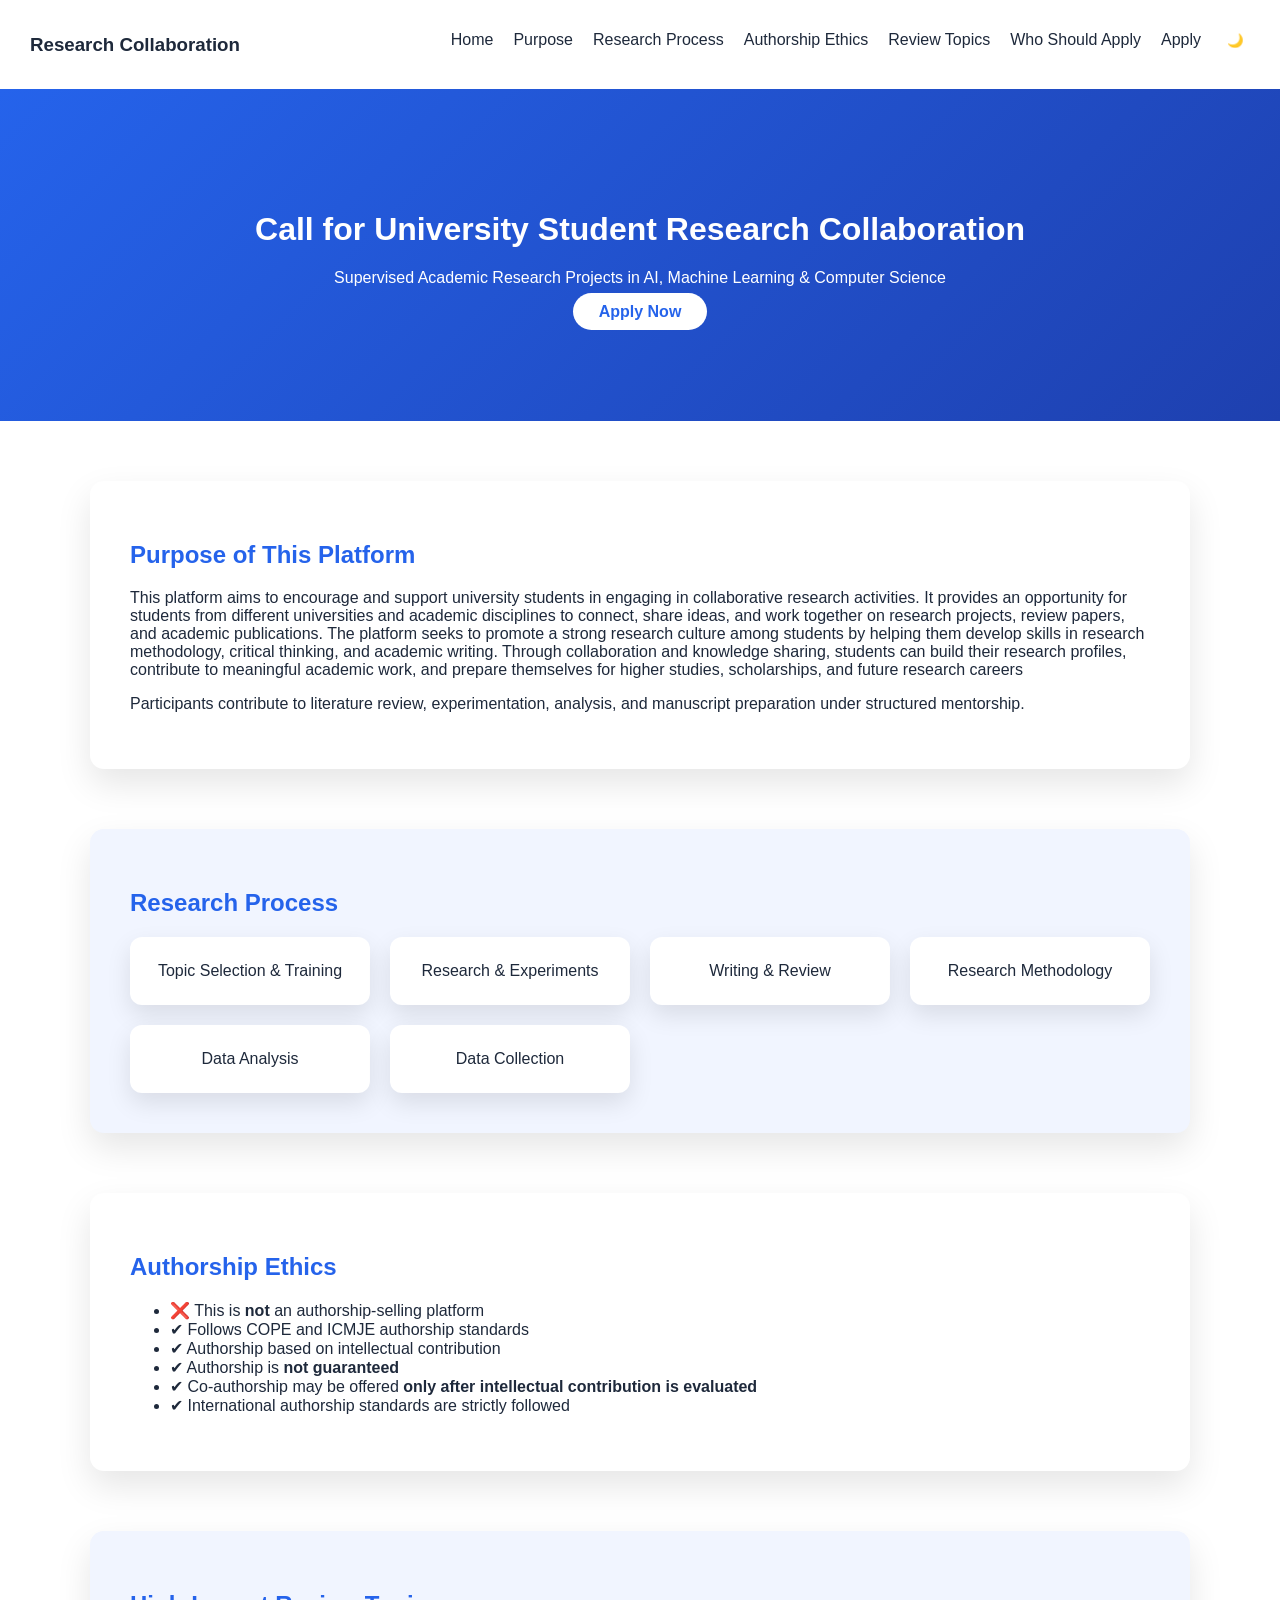
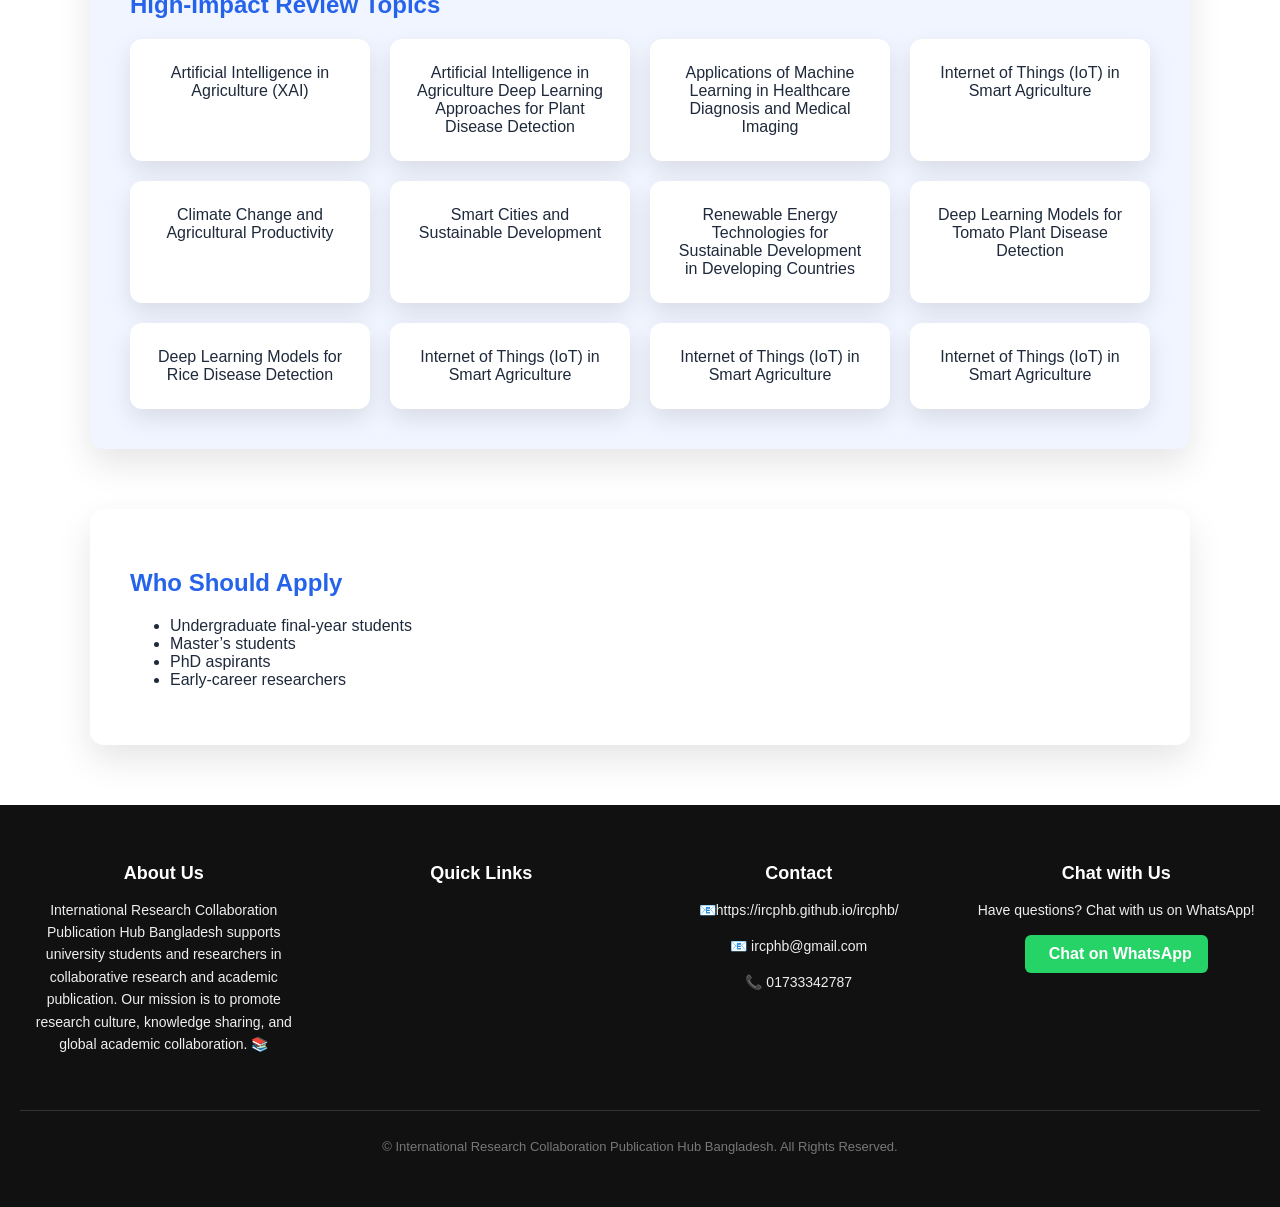
<file: index.html>
<!DOCTYPE html>
<html lang="en">
<head>
<meta charset="UTF-8">
<title>Call for Student Research Collaboration</title>
<meta name="viewport" content="width=device-width, initial-scale=1.0">
<link rel="stylesheet" href="style.css">
</head>

<body>

<nav> 
  <h3>Research Collaboration</h3>
  <ul>
    <li><a href="#index.html">Home</a></li>
    <li><a href="#Purpose">Purpose</a></li>
    <li><a href="#Process">Research Process</a></li>
    <li><a href="#ethics">Authorship Ethics</a></li>
    <li><a href="#Review">Review Topics</a></li>
    <li><a href="#Who">Who Should Apply</a></li>
    <li><a href="apply.html" Target = "_blank">Apply</a></li>
    <li><button id="darkToggle">🌙</button></li>
  </ul>
</nav>

<header class="hero fade-in">
  <h1>Call for University Student Research Collaboration</h1>
  <p>
    Supervised Academic Research Projects in AI, Machine Learning & Computer Science
  </p>
  <a href="apply.html" Target = "_blank" class="btn">Apply Now</a>
</header>

<section id="Purpose" class="section reveal">
  <h2>Purpose of This Platform</h2>
  <p>
    This platform aims to encourage and support university students in engaging in collaborative research activities. It provides an opportunity for students from different universities and academic disciplines to connect, share ideas, and work together on research projects, review papers, and academic publications. The platform seeks to promote a strong research culture among students by helping them develop skills in research methodology, critical thinking, and academic writing. Through collaboration and knowledge sharing, students can build their research profiles, contribute to meaningful academic work, and prepare themselves for higher studies, scholarships, and future research careers
    
  </p>
  <p>
    Participants contribute to literature review, experimentation, analysis, and manuscript preparation
    under structured mentorship.
  </p>
</section>

<!-- Process -->
<section id ="Process" class="section alt reveal">
  <h2>Research Process</h2>
  <div class="grid">
    <div class="card">Topic Selection & Training</div>
    <div class="card">Research & Experiments</div>
    <div class="card">Writing & Review</div>
    <div class="card">Research Methodology</div>
    <div class="card">Data Analysis</div>
    <div class="card">Data Collection</div>
  </div>
</section>


<section id ="ethics" class="section  reveal">
  <h2>Authorship Ethics</h2>
  <ul>
    <li>❌ This is <strong>not</strong> an authorship-selling platform</li>
    <li>✔ Follows COPE and ICMJE authorship standards</li>
   <li>✔ Authorship based on intellectual contribution</li>
    <li>✔ Authorship is <strong>not guaranteed</strong></li>
    <li>✔ Co-authorship may be offered <strong>only after intellectual contribution is evaluated</strong></li>
    <li>✔ International authorship standards are strictly followed</li>
  </ul>
</section>


<!-- TOPICS -->
<section id ="Review" class="section alt reveal">
  <h2>High-Impact Review Topics</h2>
  <div class="grid">
    <div class="card">Artificial Intelligence in Agriculture (XAI)</div>
    <div class="card">Artificial Intelligence in Agriculture Deep Learning Approaches for Plant Disease Detection</div>
    <div class="card">Applications of Machine Learning in Healthcare Diagnosis and Medical Imaging</div>
    <div class="card">Internet of Things (IoT) in Smart Agriculture</div>
<div class="card">Climate Change and Agricultural Productivity</div>
<div class="card">Smart Cities and Sustainable Development</div>
<div class="card">Renewable Energy Technologies for Sustainable Development in Developing Countries</div>
<div class="card">Deep Learning Models for Tomato Plant Disease Detection</div>
<div class="card">Deep Learning Models for Rice Disease Detection</div>
<div class="card">Internet of Things (IoT) in Smart Agriculture</div>
<div class="card">Internet of Things (IoT) in Smart Agriculture</div>
<div class="card">Internet of Things (IoT) in Smart Agriculture</div>

     
  </div>
</section>






<section id ="Who" class="section reveal">
  <h2>Who Should Apply</h2>
  <ul>
    <li>Undergraduate final-year students</li>
    <li>Master’s students</li>
    <li>PhD aspirants</li>
    <li>Early-career researchers</li>
  </ul>
</section>




<footer class="site-footer">

  <div class="footer-top">

    <!-- 1. About Section -->
    <div class="footer-column">
      <h3>About Us</h3>
      <p>International Research Collaboration Publication Hub Bangladesh supports university students and researchers in 
collaborative research and academic publication. Our mission is to promote
 research culture, knowledge sharing, and global academic collaboration. 📚</p>
      <div class="social-links">
        <a href="#"><i class="fab fa-facebook-f"></i></a>
        <a href="#"><i class="fab fa-instagram"></i></a>
        <a href="#"><i class="fab fa-youtube"></i></a>
        <a href="#"><i class="fab fa-twitter"></i></a>
      </div>
    </div>

    <!-- 2. Quick Links -->
    <div class="footer-column">
      <h3>Quick Links</h3>
      <ul>
        <li><a href="#home"></a></li>
        <li><a href="#kids"></a></li>
        <li><a href="#courses"></a></li>
        <li><a href="#contact"></a></li>
      </ul>
    </div>

    <!-- 3. Contact Info -->
    <div class="footer-column">
      <h3>Contact</h3>
       <p>📧https://ircphb.github.io/ircphb/</p>
      <p>📧 ircphb@gmail.com</p>
      <p>📞 01733342787</p>
    </div>

    <!-- WhatsApp Chat Column -->
<div class="footer-column">
  <h3>Chat with Us</h3>
  <p>Have questions? Chat with us on WhatsApp!</p>
  <a href="https://wa.me/8801733342787" target="_blank" class="whatsapp-btn"> 
    <i class="fab fa-whatsapp"></i> Chat on WhatsApp
  </a>
</div>

  </div>

  <div class="footer-bottom">
    <p>&copy; International Research Collaboration Publication Hub Bangladesh. All Rights Reserved.</p>
  </div>

</footer>
<!-- Footer End -->









<!--<footer>
© 2026 International Research Collaboration Publication Hub Bangladesh
</footer>-->

<script src="script.js"></script>
</body>
</html>
</file>
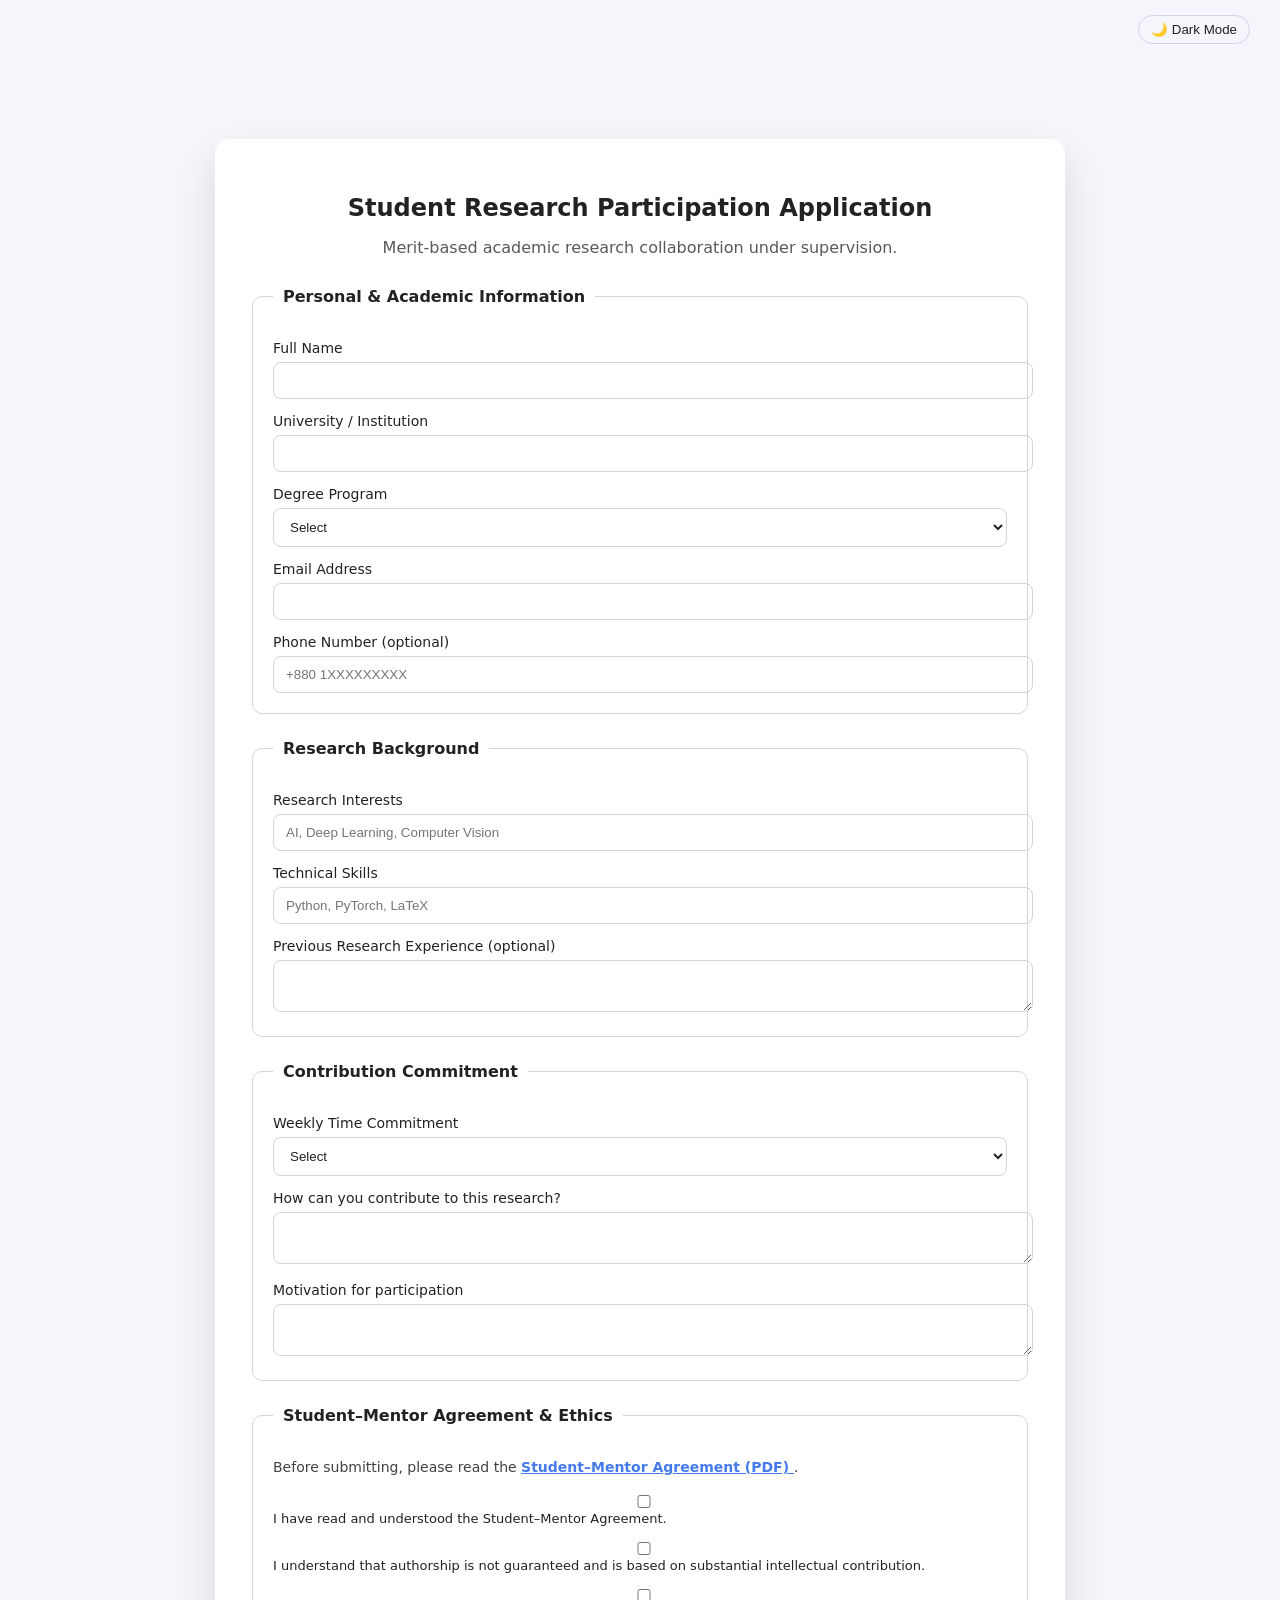
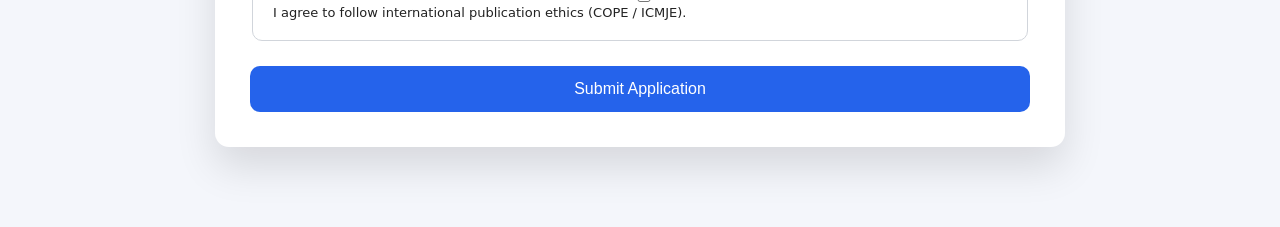
<file: apply.html>
<!DOCTYPE html>
<html lang="en">
<head>
  <meta charset="UTF-8">
  <title>Research Collaboration Application</title>
  <meta name="viewport" content="width=device-width, initial-scale=1.0">

  <link rel="stylesheet" href="apply.css">
</head>

<body>

  <div class="theme-toggle">
    <button id="darkToggle">🌙 Dark Mode</button>
  </div>

  <main class="form-container fade-in">

    <form
      action="https://formsubmit.co/smsu.azad@gmail.com"
      method="POST"
      class="application-form"
      id="researchForm"
    >

      <!-- ===============================
           FormSubmit Configuration
      ================================ -->
      <input type="hidden" name="_subject"
        value="Research Application | %Full Name% | %University%">

      <input type="hidden" name="_template" value="table">
      <input type="hidden" name="_captcha" value="false">

      <input type="hidden" name="_next"
        value="https://m-sharif-azad.github.io/mentorship/thankyou.html">

      <!-- ===============================
           Header
      ================================ -->
      <h2>Student Research Participation Application</h2>
      <p class="subtitle">
        Merit-based academic research collaboration under supervision.
      </p>

      <!-- ===============================
           Personal & Academic Info
      ================================ -->
      <fieldset>
        <legend>Personal & Academic Information</legend>

        <label>Full Name</label>
        <input type="text" name="Full Name" required>

        <label>University / Institution</label>
        <input type="text" name="University" required>

        <label>Degree Program</label>
        <select name="Degree Program" required>
          <option value="">Select</option>
          <option>BSc</option>
          <option>MSc</option>
          <option>MPhil</option>
          <option>PhD</option>
        </select>

        <label>Email Address</label>
        <input type="email" name="Email" required>

        <label>Phone Number (optional)</label>
        <input
          type="tel"
          name="Phone Number"
          placeholder="+880 1XXXXXXXXX"
          pattern="[+0-9\s\-]{7,20}">
      </fieldset>

      <!-- ===============================
           Research Background
      ================================ -->
      <fieldset>
        <legend>Research Background</legend>

        <label>Research Interests</label>
        <input type="text" name="Research Interests"
               placeholder="AI, Deep Learning, Computer Vision">

        <label>Technical Skills</label>
        <input type="text" name="Technical Skills"
               placeholder="Python, PyTorch, LaTeX">

        <label>Previous Research Experience (optional)</label>
        <textarea name="Experience"></textarea>
      </fieldset>

      <!-- ===============================
           Contribution Commitment
      ================================ -->
      <fieldset>
        <legend>Contribution Commitment</legend>

        <label>Weekly Time Commitment</label>
        <select name="Weekly Hours" required>
          <option value="">Select</option>
          <option>5–10 hours</option>
          <option>10–15 hours</option>
          <option>15+ hours</option>
        </select>

        <label>How can you contribute to this research?</label>
        <textarea name="Contribution" required></textarea>

        <label>Motivation for participation</label>
        <textarea name="Motivation" required></textarea>
      </fieldset>

      <!-- ===============================
           Student–Mentor Agreement
      ================================ -->
      <fieldset class="ethics">
        <legend>Student–Mentor Agreement & Ethics</legend>

        <p style="font-size: 14px; opacity: 0.85;">
          Before submitting, please read the
          <a href="Student_Mentor_Agreement.pdf"
             target="_blank"
             style="color:#2563eb; font-weight:600;">
            Student–Mentor Agreement (PDF)
          </a>.
        </p>

        <label>
          <input type="checkbox" required>
          I have read and understood the Student–Mentor Agreement.
        </label>

        <label>
          <input type="checkbox" required>
          I understand that authorship is not guaranteed and is based on
          substantial intellectual contribution.
        </label>

        <label>
          <input type="checkbox" required>
          I agree to follow international publication ethics
          (COPE / ICMJE).
        </label>
      </fieldset>

      <!-- ===============================
           Submit
      ================================ -->
      <button type="submit" class="submit-btn">
        Submit Application
      </button>

    </form>

  </main>

  <script src="apply.js"></script>
</body>
</html>
</file>
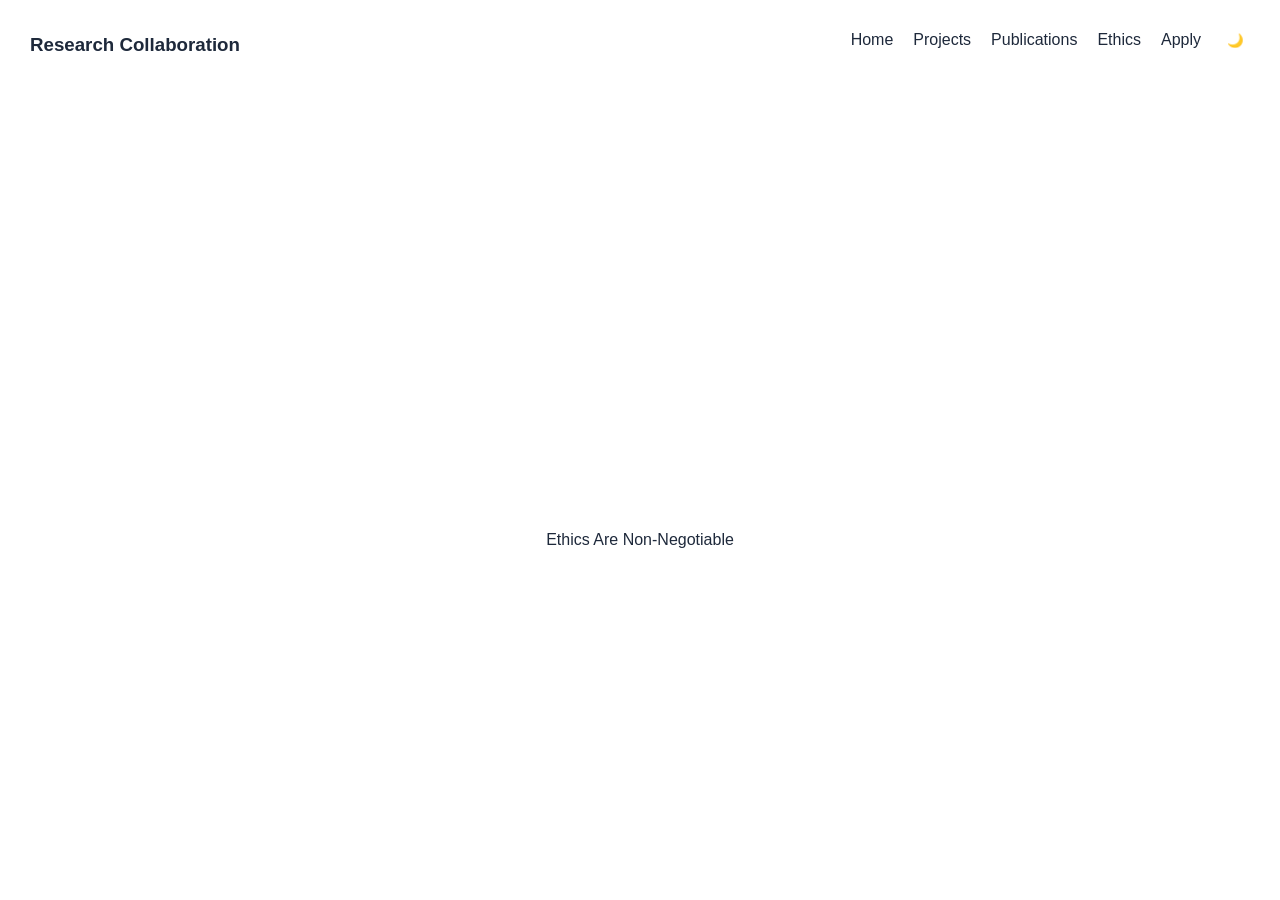
<file: ethics.html>
<!DOCTYPE html>
<html lang="en">
<head>
<meta charset="UTF-8">
<title>Authorship & Ethics Policy</title>
<meta name="viewport" content="width=device-width, initial-scale=1.0">
<link rel="stylesheet" href="style.css">
</head>

<body>

<nav>
  <h3>Research Collaboration</h3>
  <ul>
    <li><a href="mentor2.html">Home</a></li>
    <li><a href="projects.html">Projects</a></li>
    <li><a href="publications.html">Publications</a></li>
    <li><a href="ethics.html">Ethics</a></li>
    <li><a href="apply.html">Apply</a></li>
    <li><button id="darkToggle">🌙</button></li>
  </ul>
</nav>

<section class="section reveal">
<h2>Ethics & Authorship Policy</h2>

<ul>
  <li>✔ Follows COPE and ICMJE authorship standards</li>
  <li>✔ Authorship based on intellectual contribution</li>
  <li>✔ Mentor acts as corresponding author</li>
  <li>❌ No paid, guaranteed, or gift authorship</li>
</ul>

<p>
This platform exists to facilitate ethical research collaboration.
Any violation of academic integrity results in immediate termination
of collaboration.
</p>
</section>

<footer>
Ethics Are Non-Negotiable
</footer>

<script src="script.js"></script>
</body>
</html>
</file>
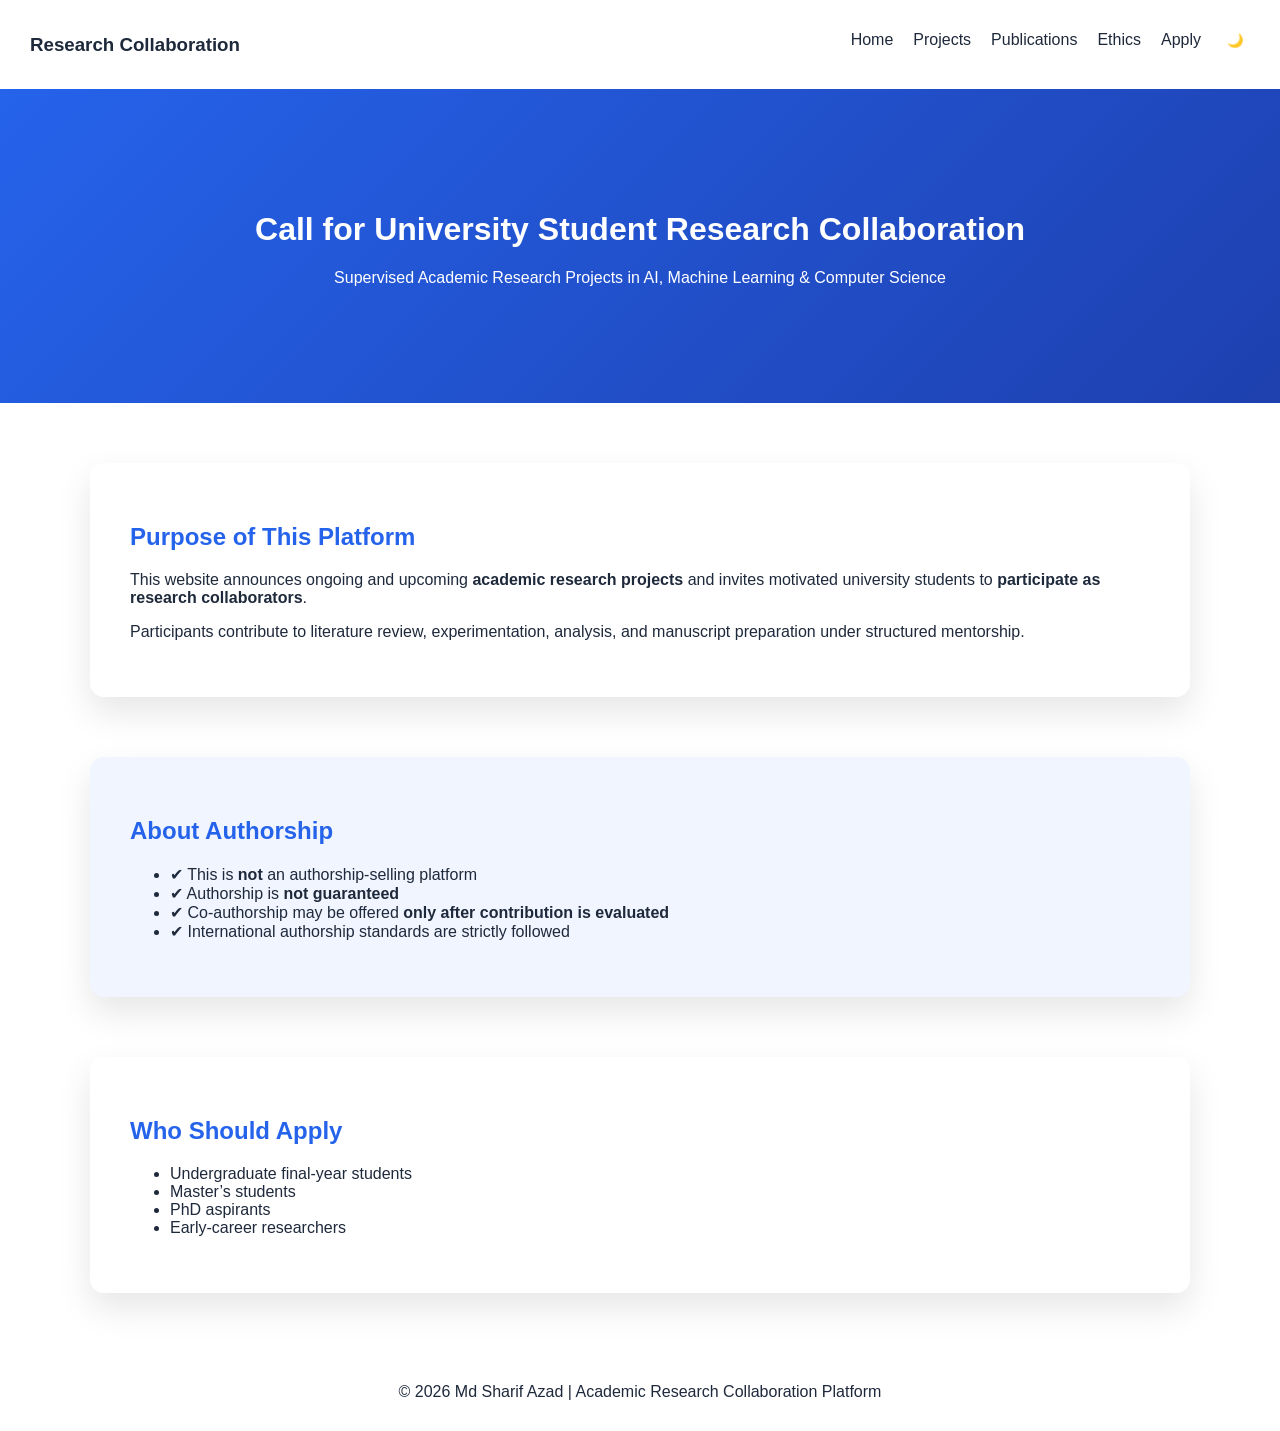
<file: iindex.html>
<!DOCTYPE html>
<html lang="en">
<head>
<meta charset="UTF-8">
<title>Call for Student Research Collaboration</title>
<meta name="viewport" content="width=device-width, initial-scale=1.0">
<link rel="stylesheet" href="style.css">
</head>

<body>

<nav>
  <h3>Research Collaboration</h3>
  <ul>
    <li><a href="mentor2.html">Home</a></li>
    <li><a href="projects.html">Projects</a></li>
    <li><a href="publications.html">Publications</a></li>
    <li><a href="ethics.html">Ethics</a></li>
    <li><a href="apply.html">Apply</a></li>
    <li><button id="darkToggle">🌙</button></li>
  </ul>
</nav>

<header class="hero fade-in">
  <h1>Call for University Student Research Collaboration</h1>
  <p>
    Supervised Academic Research Projects in AI, Machine Learning & Computer Science
  </p>
</header>

<section class="section reveal">
  <h2>Purpose of This Platform</h2>
  <p>
    This website announces ongoing and upcoming <strong>academic research projects</strong>
    and invites motivated university students to <strong>participate as research collaborators</strong>.
  </p>
  <p>
    Participants contribute to literature review, experimentation, analysis, and manuscript preparation
    under structured mentorship.
  </p>
</section>

<section class="section alt reveal">
  <h2>About Authorship</h2>
  <ul>
    <li>✔ This is <strong>not</strong> an authorship-selling platform</li>
    <li>✔ Authorship is <strong>not guaranteed</strong></li>
    <li>✔ Co-authorship may be offered <strong>only after contribution is evaluated</strong></li>
    <li>✔ International authorship standards are strictly followed</li>
  </ul>
</section>

<section class="section reveal">
  <h2>Who Should Apply</h2>
  <ul>
    <li>Undergraduate final-year students</li>
    <li>Master’s students</li>
    <li>PhD aspirants</li>
    <li>Early-career researchers</li>
  </ul>
</section>

<footer>
© 2026 Md Sharif Azad | Academic Research Collaboration Platform
</footer>

<script src="script.js"></script>
</body>
</html>
</file>
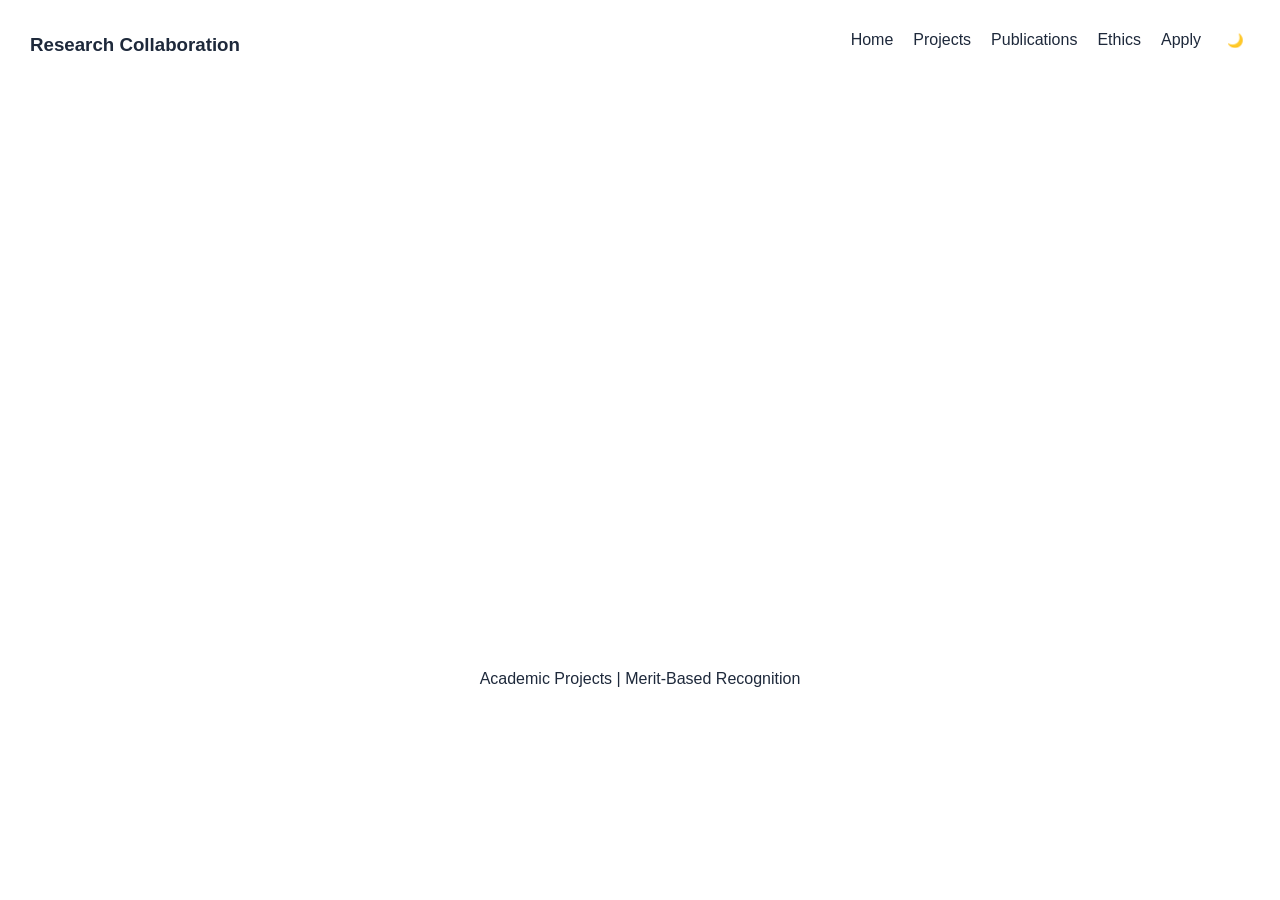
<file: projects.html>
<!DOCTYPE html>
<html lang="en">
<head>
<meta charset="UTF-8">
<title>Ongoing Research Projects</title>
<meta name="viewport" content="width=device-width, initial-scale=1.0">
<link rel="stylesheet" href="style.css">
</head>

<body>

<nav>
  <h3>Research Collaboration</h3>
  <ul>
    <li><a href="mentor2.html">Home</a></li>
    <li><a href="projects.html">Projects</a></li>
    <li><a href="publications.html">Publications</a></li>
    <li><a href="ethics.html">Ethics</a></li>
    <li><a href="apply.html">Apply</a></li>
    <li><button id="darkToggle">🌙</button></li>
  </ul>
</nav>

<section class="section reveal">
<h2>Open Research Projects</h2>

<div class="grid">
  <div class="card">
    <h4>Explainable AI (XAI) – Survey Study</h4>
    <p>Tasks: Literature review, taxonomy building, comparison analysis</p>
    <p><strong>Potential Outcome:</strong> Review journal submission</p>
  </div>

  <div class="card">
    <h4>Deep Learning for Plant Disease Detection</h4>
    <p>Tasks: Dataset analysis, model evaluation, result visualization</p>
    <p><strong>Potential Outcome:</strong> Journal / conference paper</p>
  </div>

  <div class="card">
    <h4>Transformer Models in Vision & NLP</h4>
    <p>Tasks: Architecture comparison, benchmarking</p>
    <p><strong>Potential Outcome:</strong> Survey or technical paper</p>
  </div>
</div>

<p class="note">
Participation does not guarantee authorship. Authorship is evaluated after contribution.
</p>
</section>

<footer>
Academic Projects | Merit-Based Recognition
</footer>

<script src="script.js"></script>
</body>
</html>
</file>
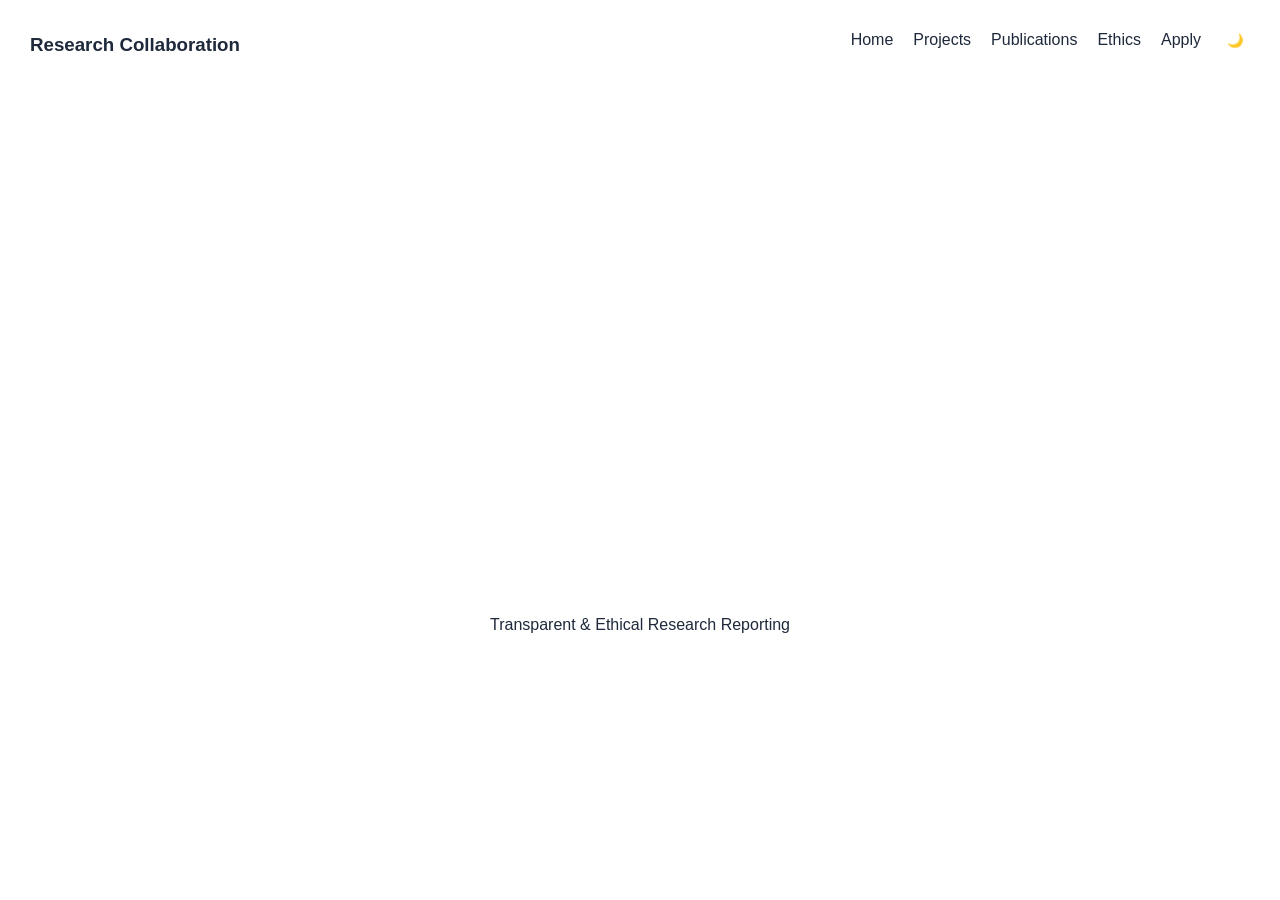
<file: publications.html>
<!DOCTYPE html>
<html lang="en">
<head>
<meta charset="UTF-8">
<title>Research Outcomes & Publications</title>
<meta name="viewport" content="width=device-width, initial-scale=1.0">
<link rel="stylesheet" href="style.css">
</head>

<body>

<nav>
  <h3>Research Collaboration</h3>
  <ul>
    <li><a href="mentor2.html">Home</a></li>
    <li><a href="projects.html">Projects</a></li>
    <li><a href="publications.html">Publications</a></li>
    <li><a href="ethics.html">Ethics</a></li>
    <li><a href="apply.html">Apply</a></li>
    <li><button id="darkToggle">🌙</button></li>
  </ul>
</nav>

<section class="section reveal">
<h2>Research Outcomes</h2>

<div class="grid">
  <div class="card">
    <h4>Explainable AI: Concepts and Challenges</h4>
    <p>Status: Manuscript in preparation</p>
    <p>Role: Corresponding Author</p>
  </div>

  <div class="card">
    <h4>Deep Learning in Smart Agriculture</h4>
    <p>Status: Under review</p>
    <p>Student contributors acknowledged after evaluation</p>
  </div>
</div>

<p class="note">
Student names appear only after meeting authorship criteria.
</p>
</section>

<footer>
Transparent & Ethical Research Reporting
</footer>

<script src="script.js"></script>
</body>
</html>
</file>
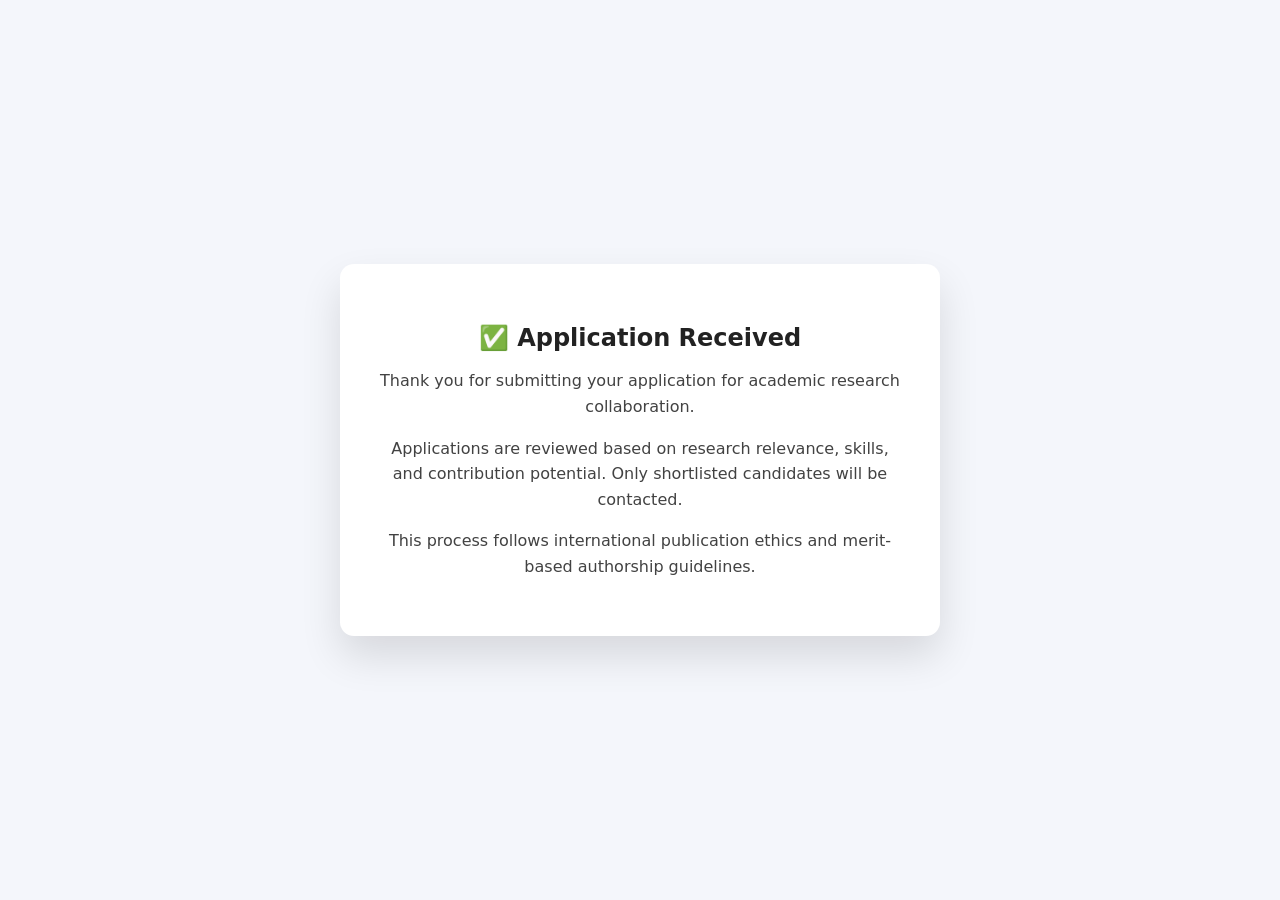
<file: thankyou.html>
<!DOCTYPE html>
<html lang="en">
<head>
  <meta charset="UTF-8">
  <title>Application Received</title>
  <meta name="viewport" content="width=device-width, initial-scale=1.0">

  <style>
    body {
      font-family: system-ui, -apple-system, BlinkMacSystemFont, "Segoe UI", sans-serif;
      background: #f4f6fb;
      color: #222;
      display: flex;
      align-items: center;
      justify-content: center;
      height: 100vh;
      margin: 0;
    }

    .card {
      background: #ffffff;
      padding: 40px;
      max-width: 520px;
      border-radius: 14px;
      box-shadow: 0 20px 40px rgba(0,0,0,0.12);
      text-align: center;
    }

    h2 {
      margin-bottom: 10px;
    }

    p {
      opacity: 0.85;
      line-height: 1.6;
    }
  </style>
</head>
<body>

  <div class="card">
    <h2>✅ Application Received</h2>

    <p>
      Thank you for submitting your application for academic research collaboration.
    </p>

    <p>
      Applications are reviewed based on research relevance, skills, and contribution potential.
      Only shortlisted candidates will be contacted.
    </p>

    <p>
      This process follows international publication ethics and merit-based authorship guidelines.
    </p>
  </div>

</body>
</html>
</file>
<file: style.css>
:root {
  --bg:#f8fafc;
  --text:#1e293b;
  --card:#ffffff;
  --primary:#2563eb;
}


* {
  box-sizing:border-box;
}



body.dark {
  --bg:#0f172a;
  --text:#e5e7eb;
  --card:#1e293b;
}

.section.alt {
  background:#f1f5ff;
}

body {
  margin:0;
  font-family:'Segoe UI',sans-serif;
  /*background:var(--bg);
  color:var(--text);*/
  transition:.3s;
  background:var(--light);
  color:#1e293b;
}

/* GRID */
.grid {
  display:grid;
  grid-template-columns:repeat(auto-fit,minmax(220px,1fr));
  gap:20px;
  margin-top:20px;
}

.btn {
  background:white;
  color:var(--primary);
  padding:10px 26px;
  border-radius:30px;
  text-decoration:none;
  font-weight:600;
  transition:.3s;
}

nav {
  display:flex;
  justify-content:space-between;
  padding:15px 30px;
  background:var(--card);
  position:sticky;
  top:0;
}

nav ul {
  list-style:none;
  display:flex;
  gap:20px;
}

nav a, nav button {
  color:var(--text);
  text-decoration:none;
  background:none;
  border:none;
  cursor:pointer;
}

.hero {
  padding:100px 20px;
  text-align:center;
  background:linear-gradient(135deg,#2563eb,#1e40af);
  color:white;
}


/* SECTIONS */
.section {
  max-width:1100px;
  margin:60px auto;
  padding:40px;
  background:white;
  border-radius:14px;
  box-shadow:0 15px 35px rgba(0,0,0,.1);
}

/*.section {
  max-width:1100px;
  margin:50px auto;
  padding:40px;
  background:var(--card);
  border-radius:14px;
}*/


h2 {
  color:var(--primary);
}



/*.grid {
  display:grid;
  grid-template-columns:repeat(auto-fit,minmax(240px,1fr));
  gap:20px;
}*/

.card {
  padding:25px;
  background:white;
  border-radius:12px;
  text-align:center;
  box-shadow:0 10px 25px rgba(0,0,0,.1);
  transition:.3s;
}


/*.card {
  padding:20px;
  border-radius:12px;
  background:var(--bg);
  transition:.3s;
}*/

.card:hover {
  transform:translateY(-8px);
}

.fade-in { animation:fade 1.5s; }
.reveal { opacity:0; transform:translateY(30px); transition:1s; }
.reveal.active { opacity:1; transform:none; }

@keyframes fade {
  from{opacity:0}
  to{opacity:1}
}

.site-footer {
  background: #111;
  color: #eee;
  padding: 40px 20px;
  font-family: Arial, sans-serif;
}

.footer-top {
  display: grid;
  grid-template-columns: repeat(auto-fit, minmax(200px,1fr));
  gap: 30px;
  margin-bottom: 20px;
}

.footer-column h3 {
  color: #fff;
  margin-bottom: 15px;
  font-size: 18px;
}

.footer-column p,
.footer-column ul {
  font-size: 14px;
  line-height: 1.6;
}

.footer-column ul {
  list-style: none;
  padding: 0;
}

.footer-column ul li {
  margin-bottom: 8px;
}

.footer-column ul li a {
  color: #bbb;
  text-decoration: none;
  transition: .3s;
}

.footer-column ul li a:hover {
  color: #fff;
}

.social-links a {
  margin-right: 10px;
  color: #bbb;
  font-size: 18px;
  transition: .3s;
}

.social-links a:hover {
  color: #0d6efd;
}



.footer-bottom {
  text-align: center;
  font-size: 13px;
  border-top: 1px solid #333;
  padding-top: 15px;
  color: #777;
}


/* Media headings */
.media h3 {
  margin-top: 50px;
  margin-bottom: 20px;
  color: #0d6efd;
}

/* Academic gallery */
.academic-gallery img {
  width: 180px;
  border-radius: 8px;
  margin: 10px;
  box-shadow: 0 4px 15px rgba(0,0,0,0.1);
  transition: transform 0.3s;
}

.academic-gallery img:hover {
  transform: scale(1.05);
}


.whatsapp-btn {
  display: inline-flex;
  align-items: center;
  gap: 8px;
  background: #25d366;
  color: white;
  padding: 10px 16px;
  border-radius: 6px;
  text-decoration: none;
  font-weight: bold;
  transition: transform 0.3s ease, box-shadow 0.3s ease;
}

.whatsapp-btn i {
  font-size: 20px;
}

.whatsapp-btn:hover {
  transform: scale(1.05);
  box-shadow: 0 8px 15px rgba(0,0,0,0.2);
}






<!--footer {
  text-align:center;
  padding:30px;
}-->
</file>
<file: apply.css>
/* Root variables */
:root {
  --bg: #f4f6fb;
  --card: #ffffff;
  --text: #222;
  --accent: #2563eb;
  --border: #d1d5db;
}

/* Dark mode */
body.dark {
  --bg: #0f172a;
  --card: #1e293b;
  --text: #e5e7eb;
  --border: #334155;
}

/* Global */
body {
  background: var(--bg);
  color: var(--text);
  font-family: "Segoe UI", system-ui, sans-serif;
  margin: 0;
  transition: background 0.4s, color 0.4s;
}

/* Container */
.form-container {
  max-width: 850px;
  margin: 60px auto;
  padding: 20px;
}

/* Form card */
.application-form {
  background: var(--card);
  border-radius: 14px;
  padding: 35px;
  box-shadow: 0 20px 40px rgba(0,0,0,0.12);
  animation: slideUp 0.8s ease;
}

/* Headings */
h2 {
  text-align: center;
  margin-bottom: 6px;
}

.subtitle {
  text-align: center;
  opacity: 0.75;
  margin-bottom: 30px;
}

/* Fieldsets */
fieldset {
  border: 1px solid var(--border);
  border-radius: 10px;
  padding: 20px;
  margin-bottom: 25px;
  transition: transform 0.3s;
}

fieldset:hover {
  transform: scale(1.01);
}

legend {
  padding: 0 10px;
  font-weight: 600;
}

/* Inputs */
label {
  display: block;
  margin-top: 14px;
  font-size: 14px;
}

input, select, textarea {
  width: 100%;
  margin-top: 6px;
  padding: 10px 12px;
  border-radius: 8px;
  border: 1px solid var(--border);
  background: transparent;
  color: var(--text);
  transition: border 0.3s, box-shadow 0.3s;
}

input:focus, textarea:focus, select:focus {
  border-color: var(--accent);
  box-shadow: 0 0 0 3px rgba(37,99,235,0.25);
  outline: none;
}

/* Ethics */
.ethics label {
  font-size: 13px;
  margin-top: 10px;
}

/* Button */
.submit-btn {
  width: 100%;
  padding: 14px;
  background: var(--accent);
  color: #fff;
  border: none;
  border-radius: 10px;
  font-size: 16px;
  cursor: pointer;
  transition: transform 0.3s, box-shadow 0.3s;
}

.submit-btn:hover {
  transform: translateY(-2px);
  box-shadow: 0 10px 25px rgba(37,99,235,0.4);
}

/* Dark toggle */
.theme-toggle {
  text-align: right;
  padding: 15px 30px;
}

.theme-toggle button {
  background: none;
  border: 1px solid var(--border);
  padding: 6px 12px;
  border-radius: 20px;
  cursor: pointer;
  color: var(--text);
}

/* Message */
#formMessage {
  text-align: center;
  margin-top: 15px;
  font-weight: 600;
}

/* Animations */
.fade-in {
  animation: fadeIn 1s ease;
}

@keyframes fadeIn {
  from { opacity: 0; }
  to { opacity: 1; }
}

@keyframes slideUp {
  from { transform: translateY(30px); opacity: 0; }
  to { transform: translateY(0); opacity: 1; }
}
</file>
